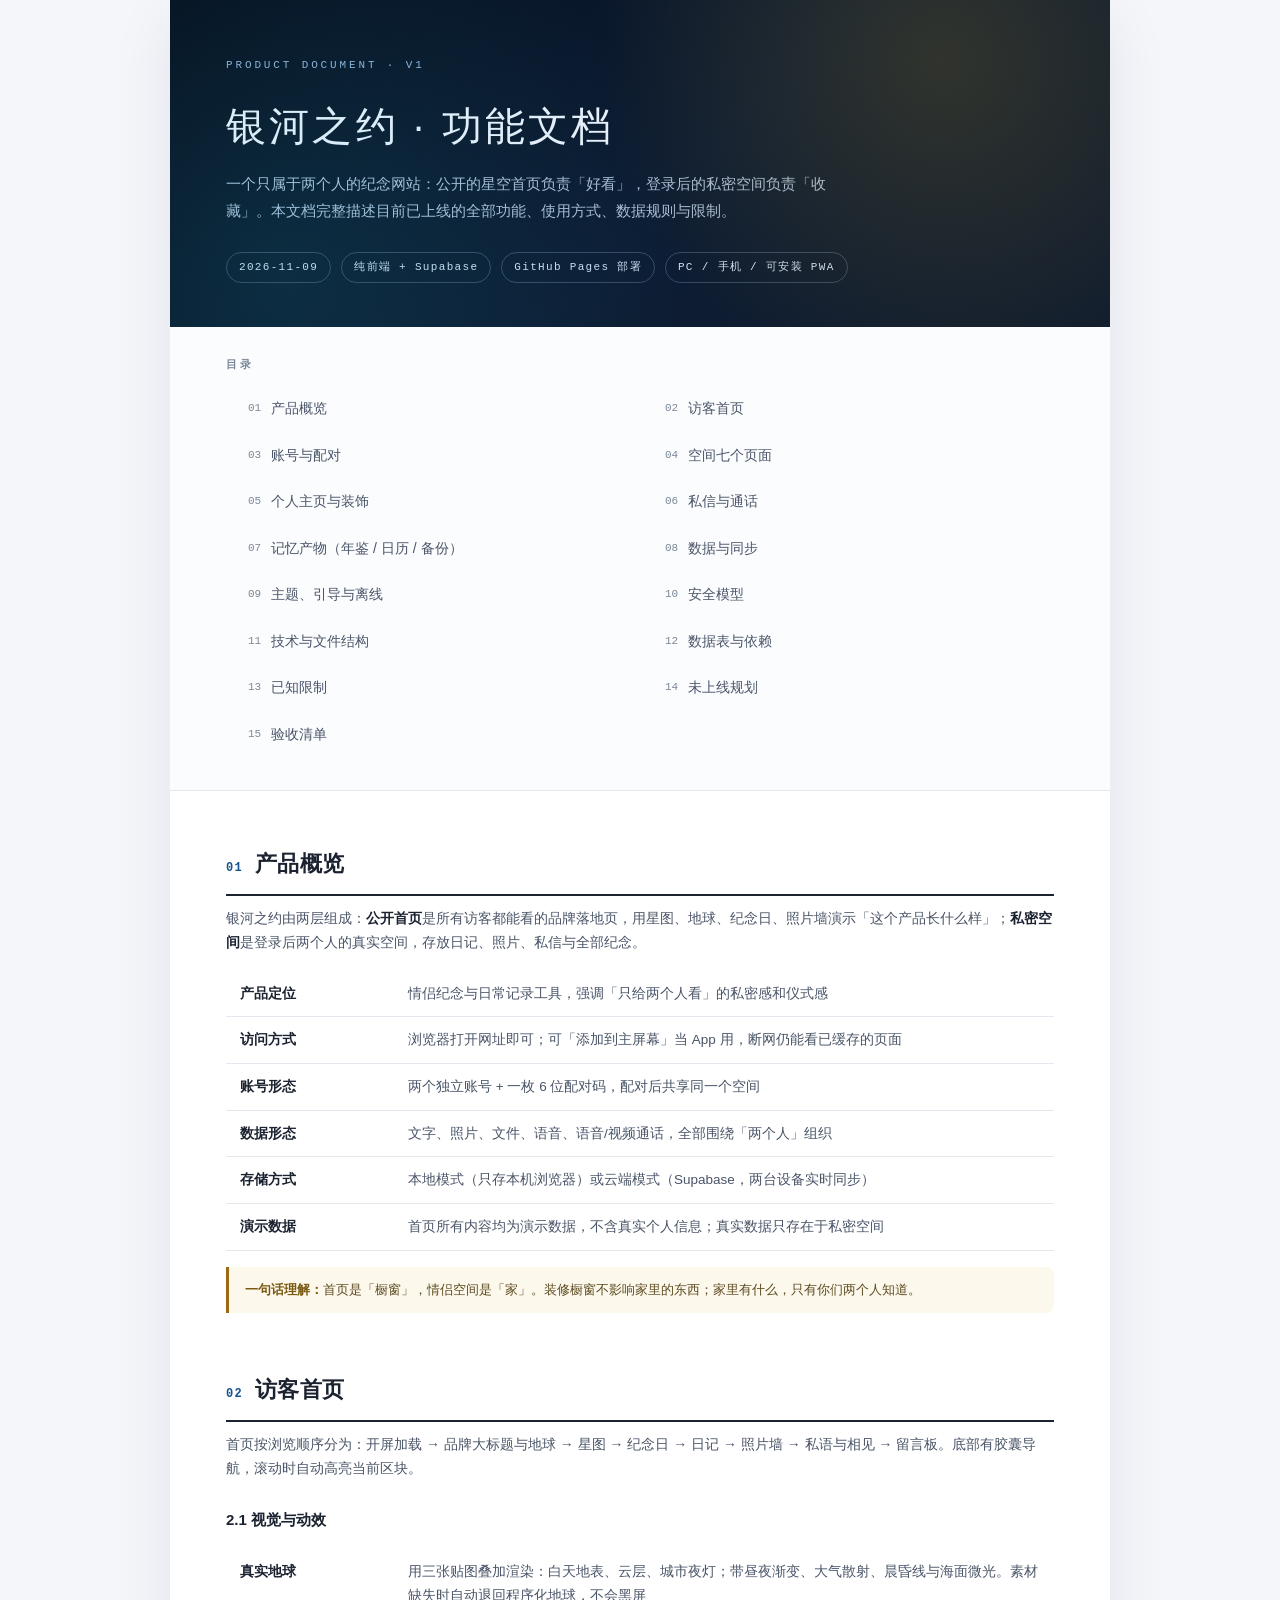
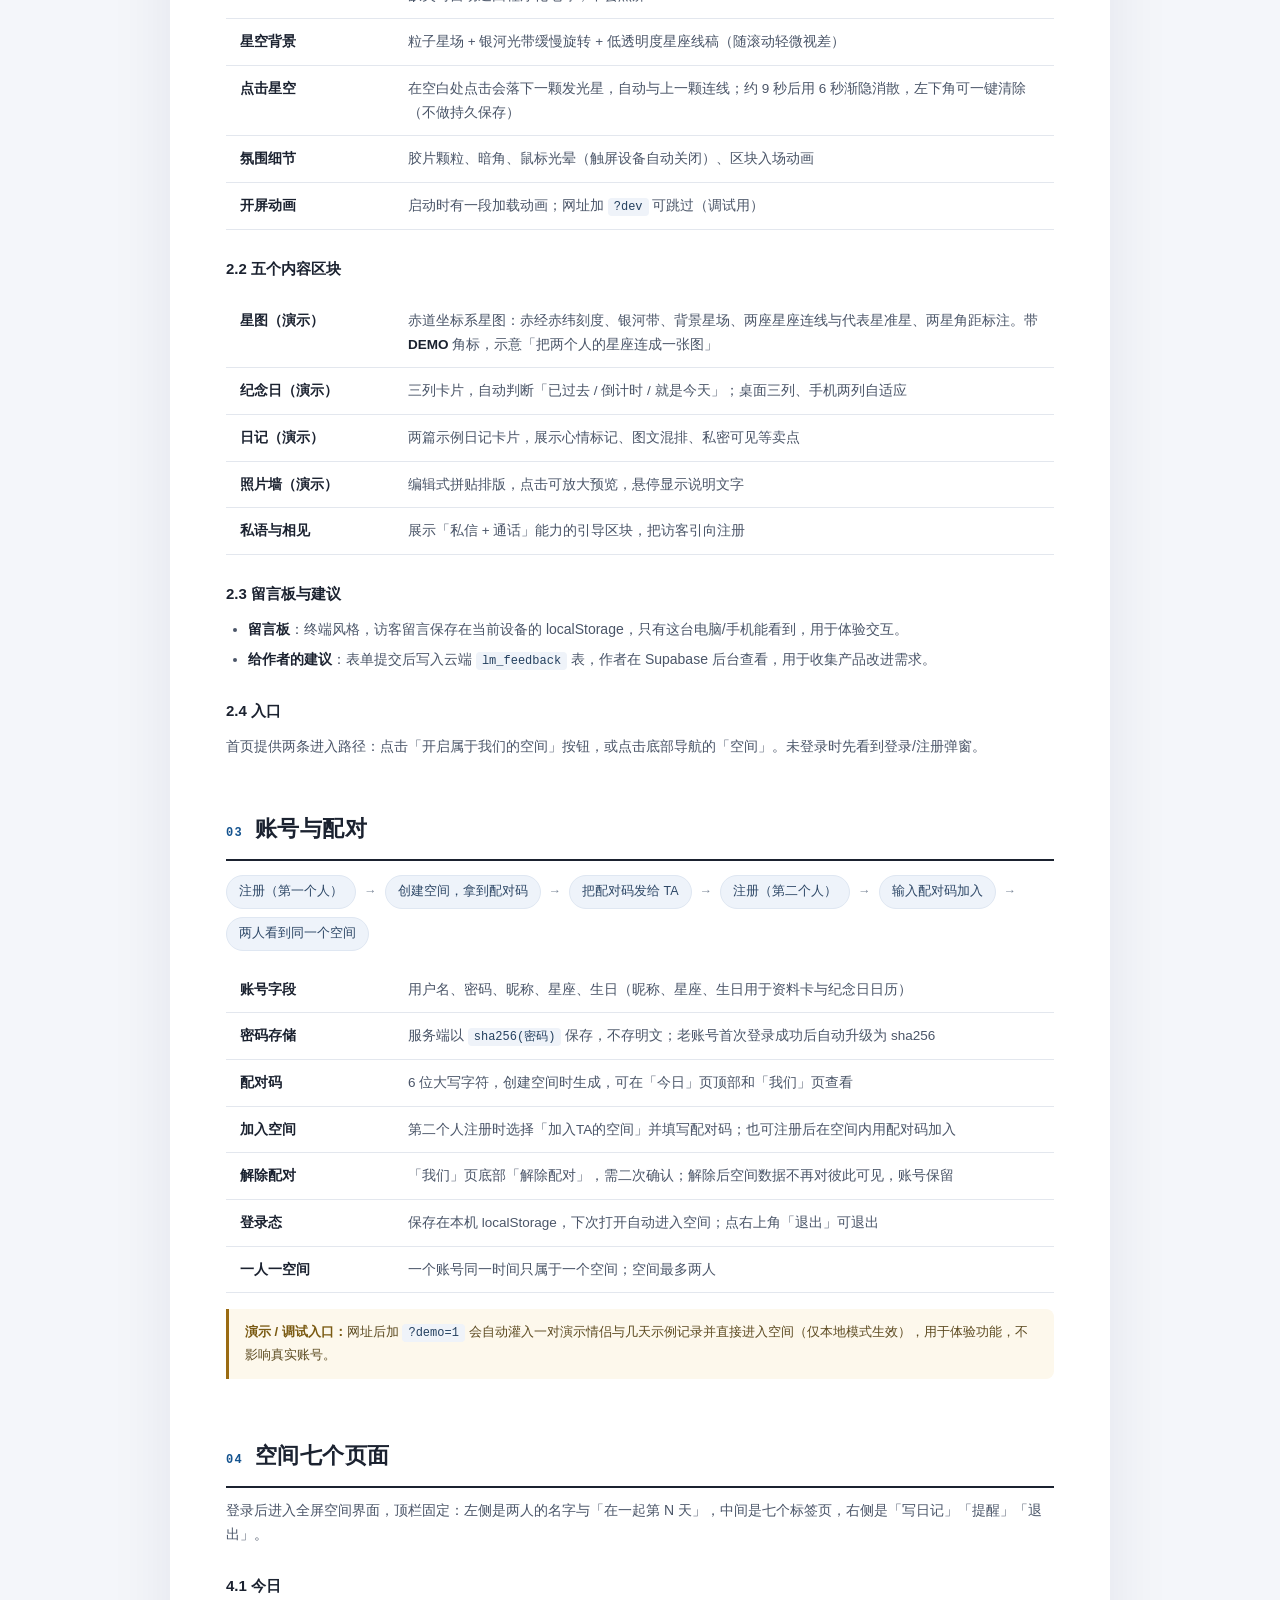
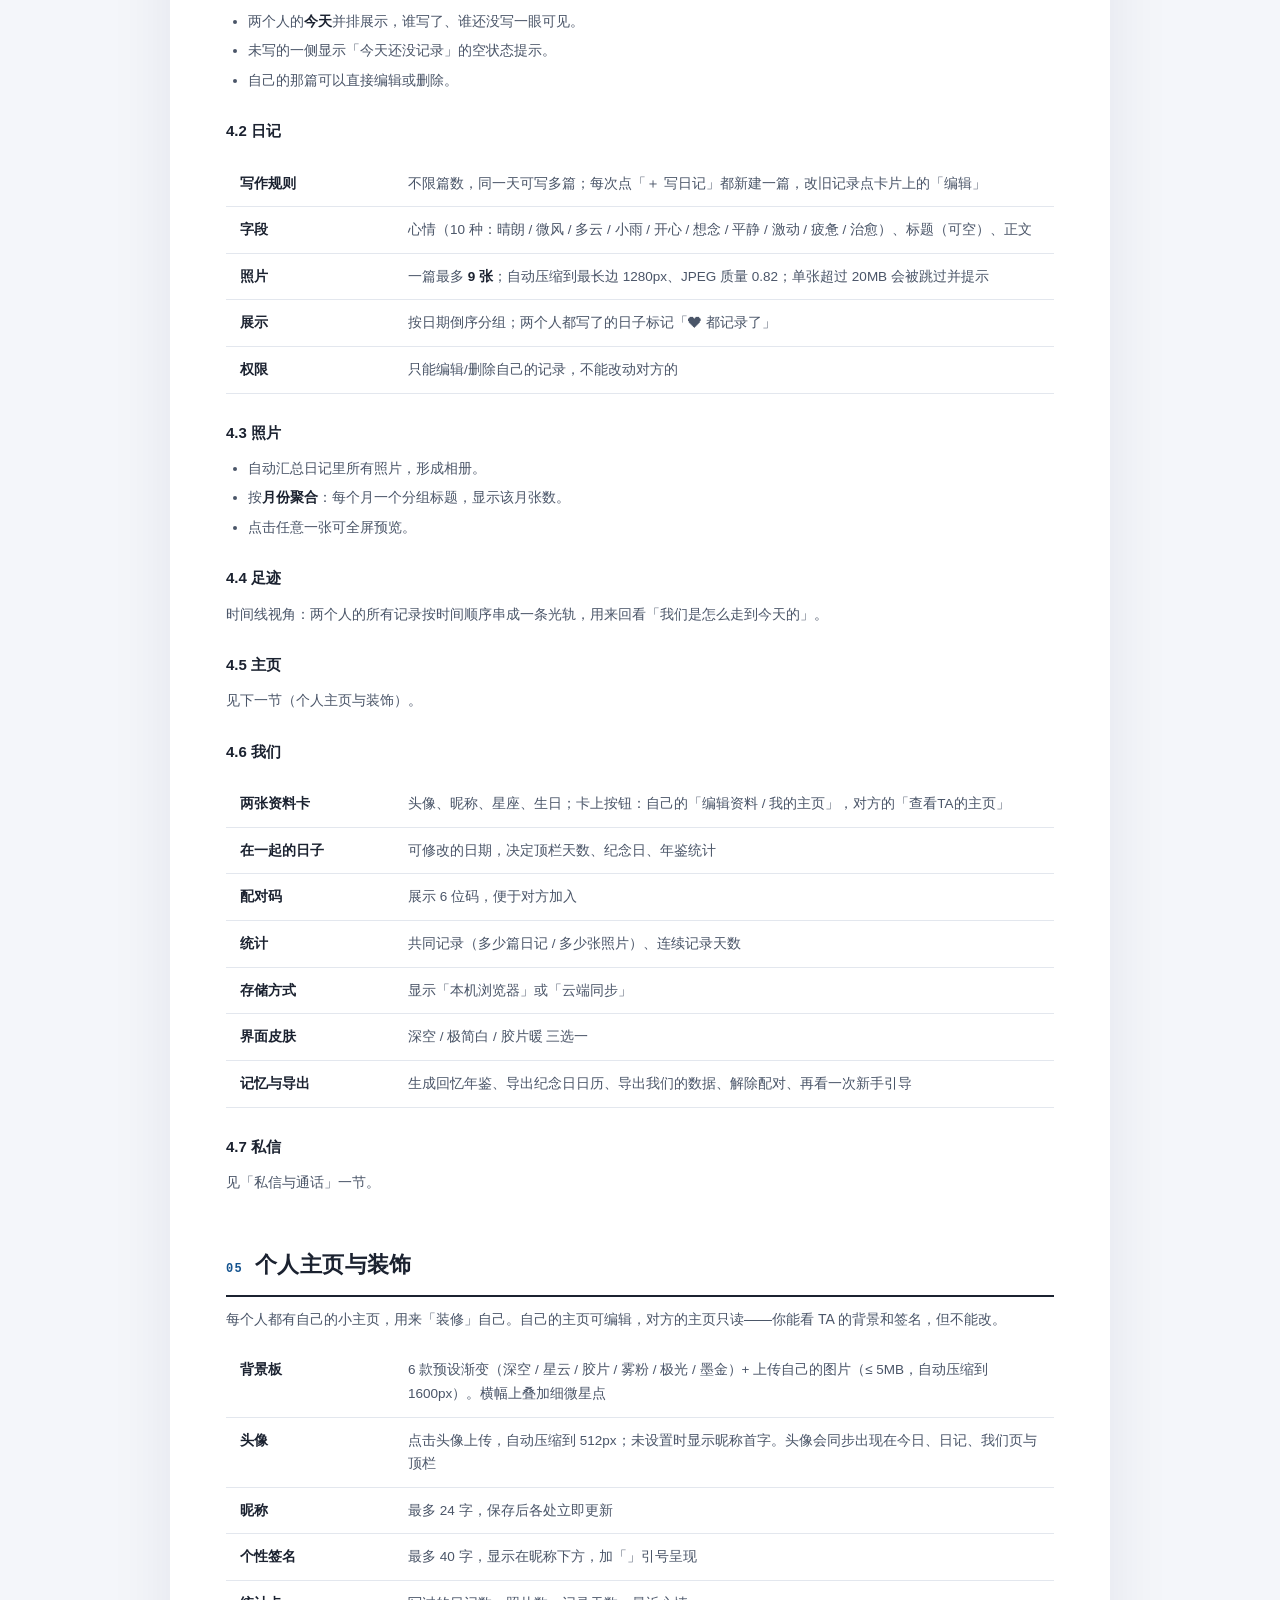
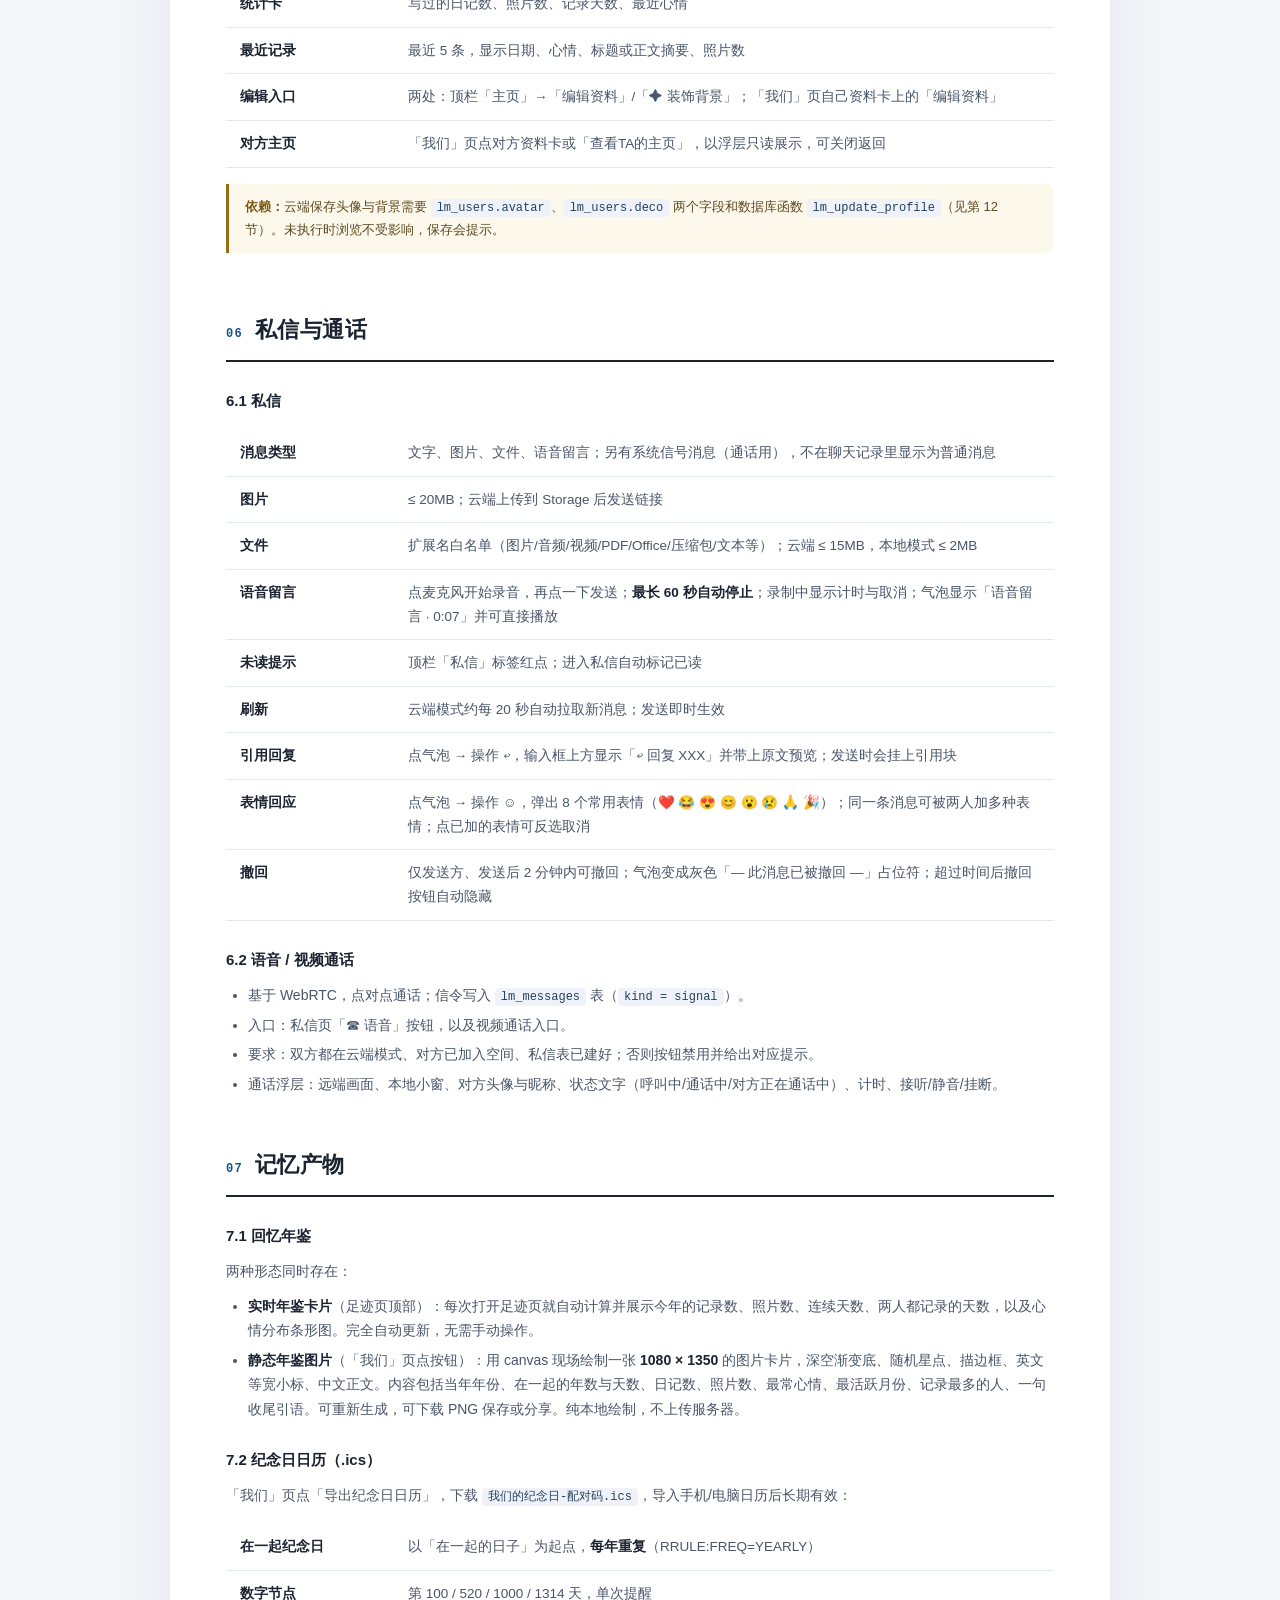
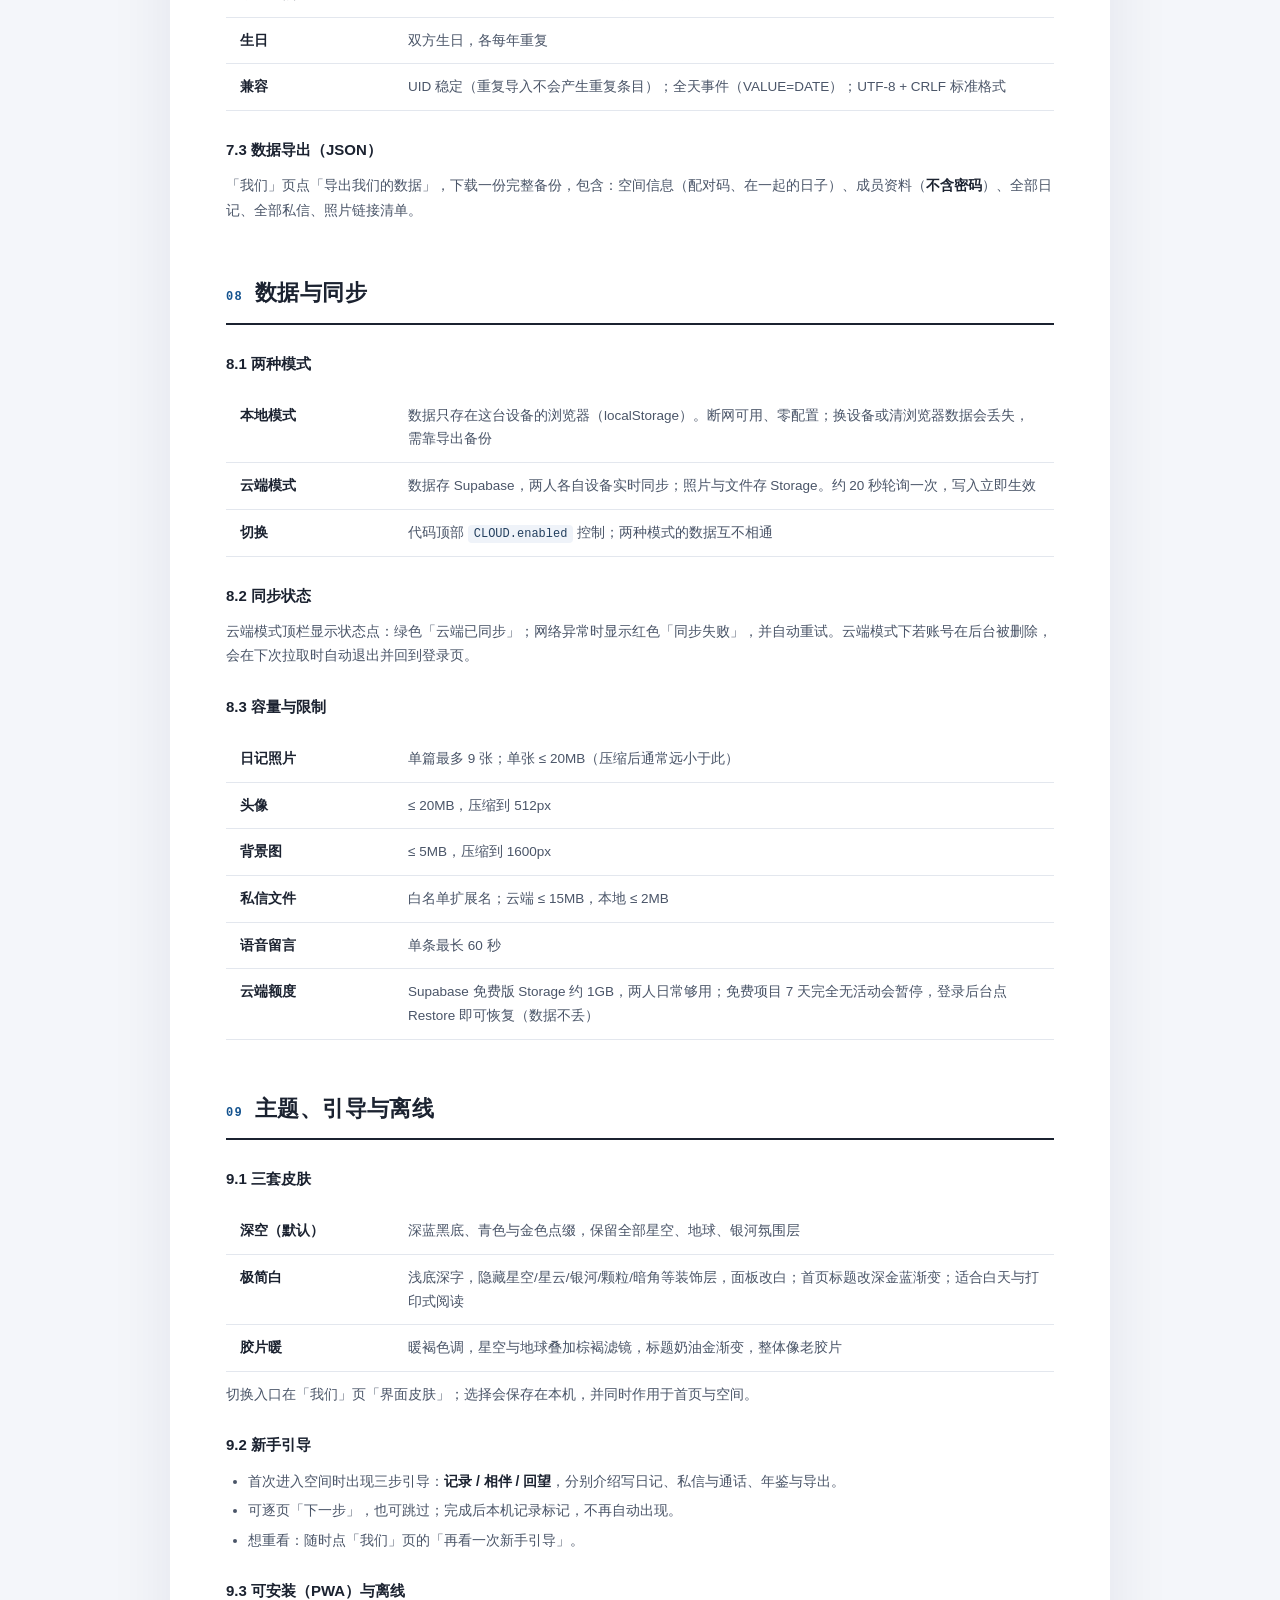
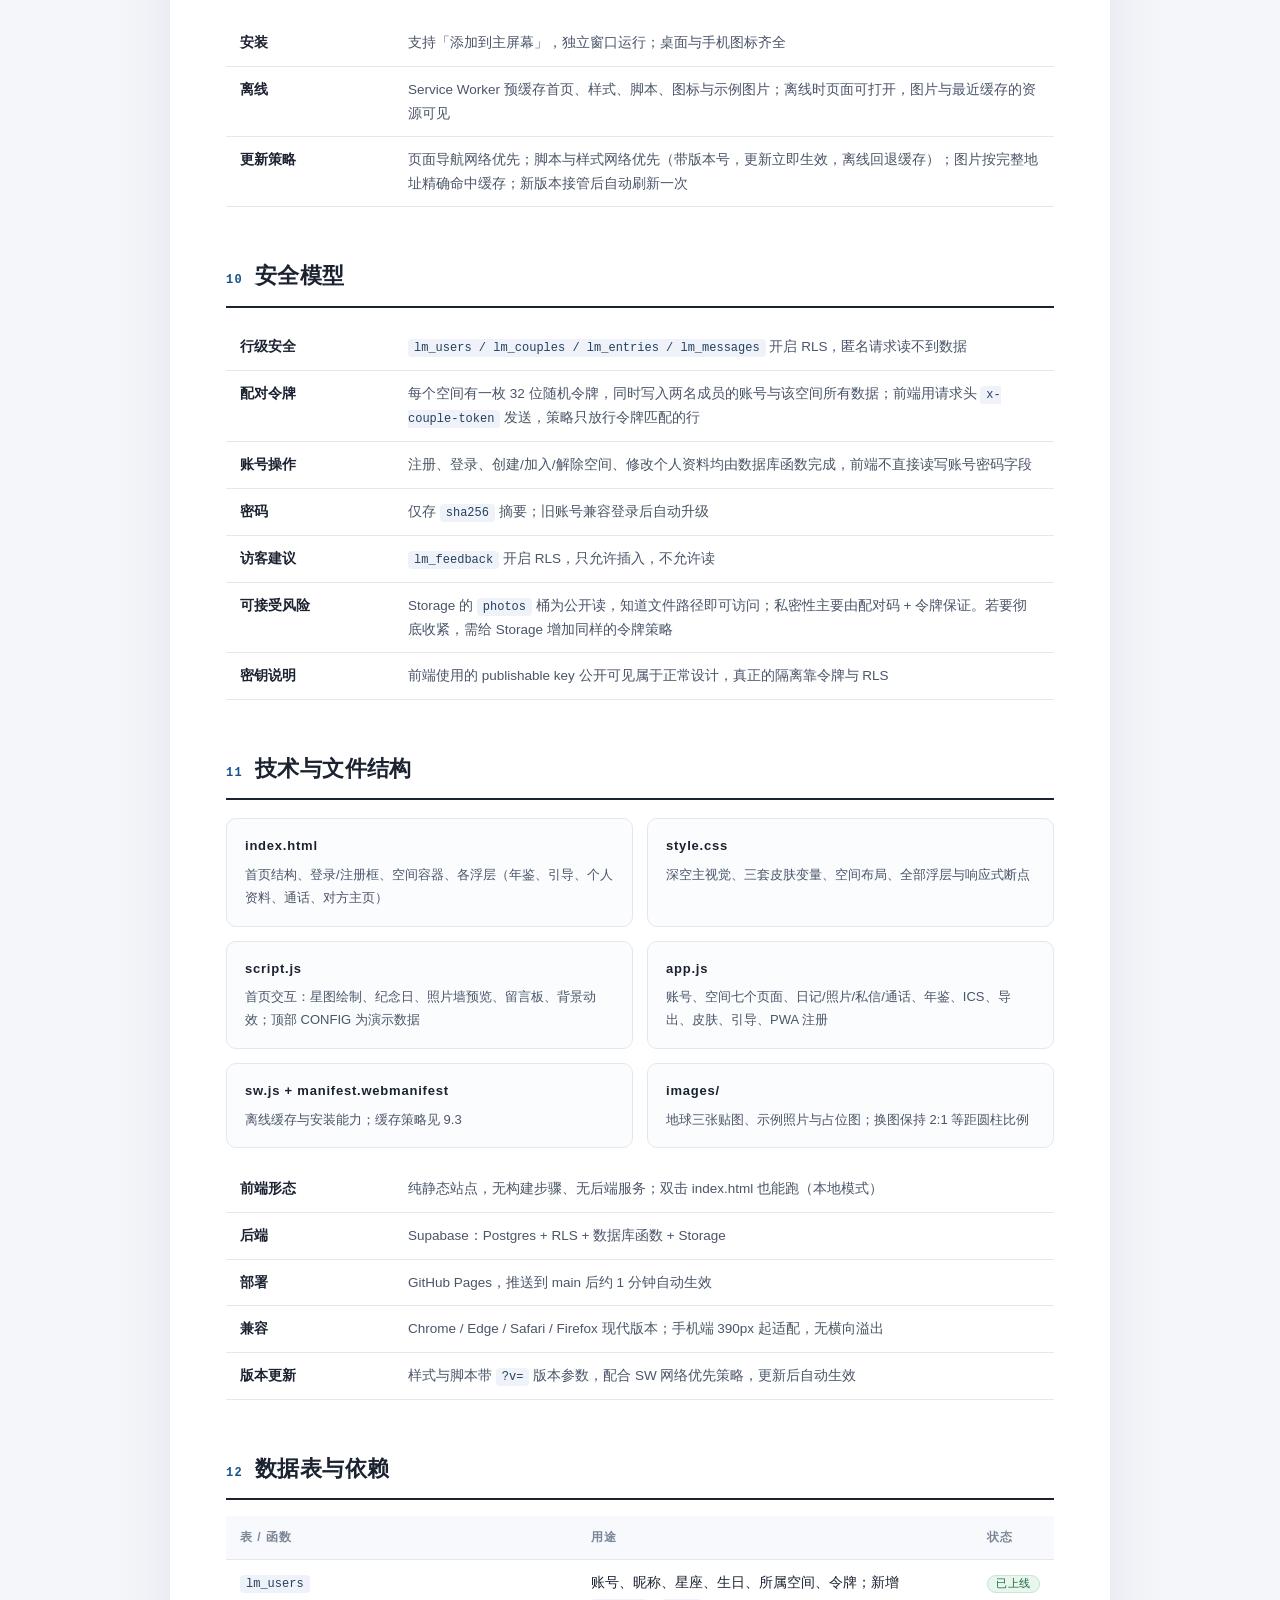
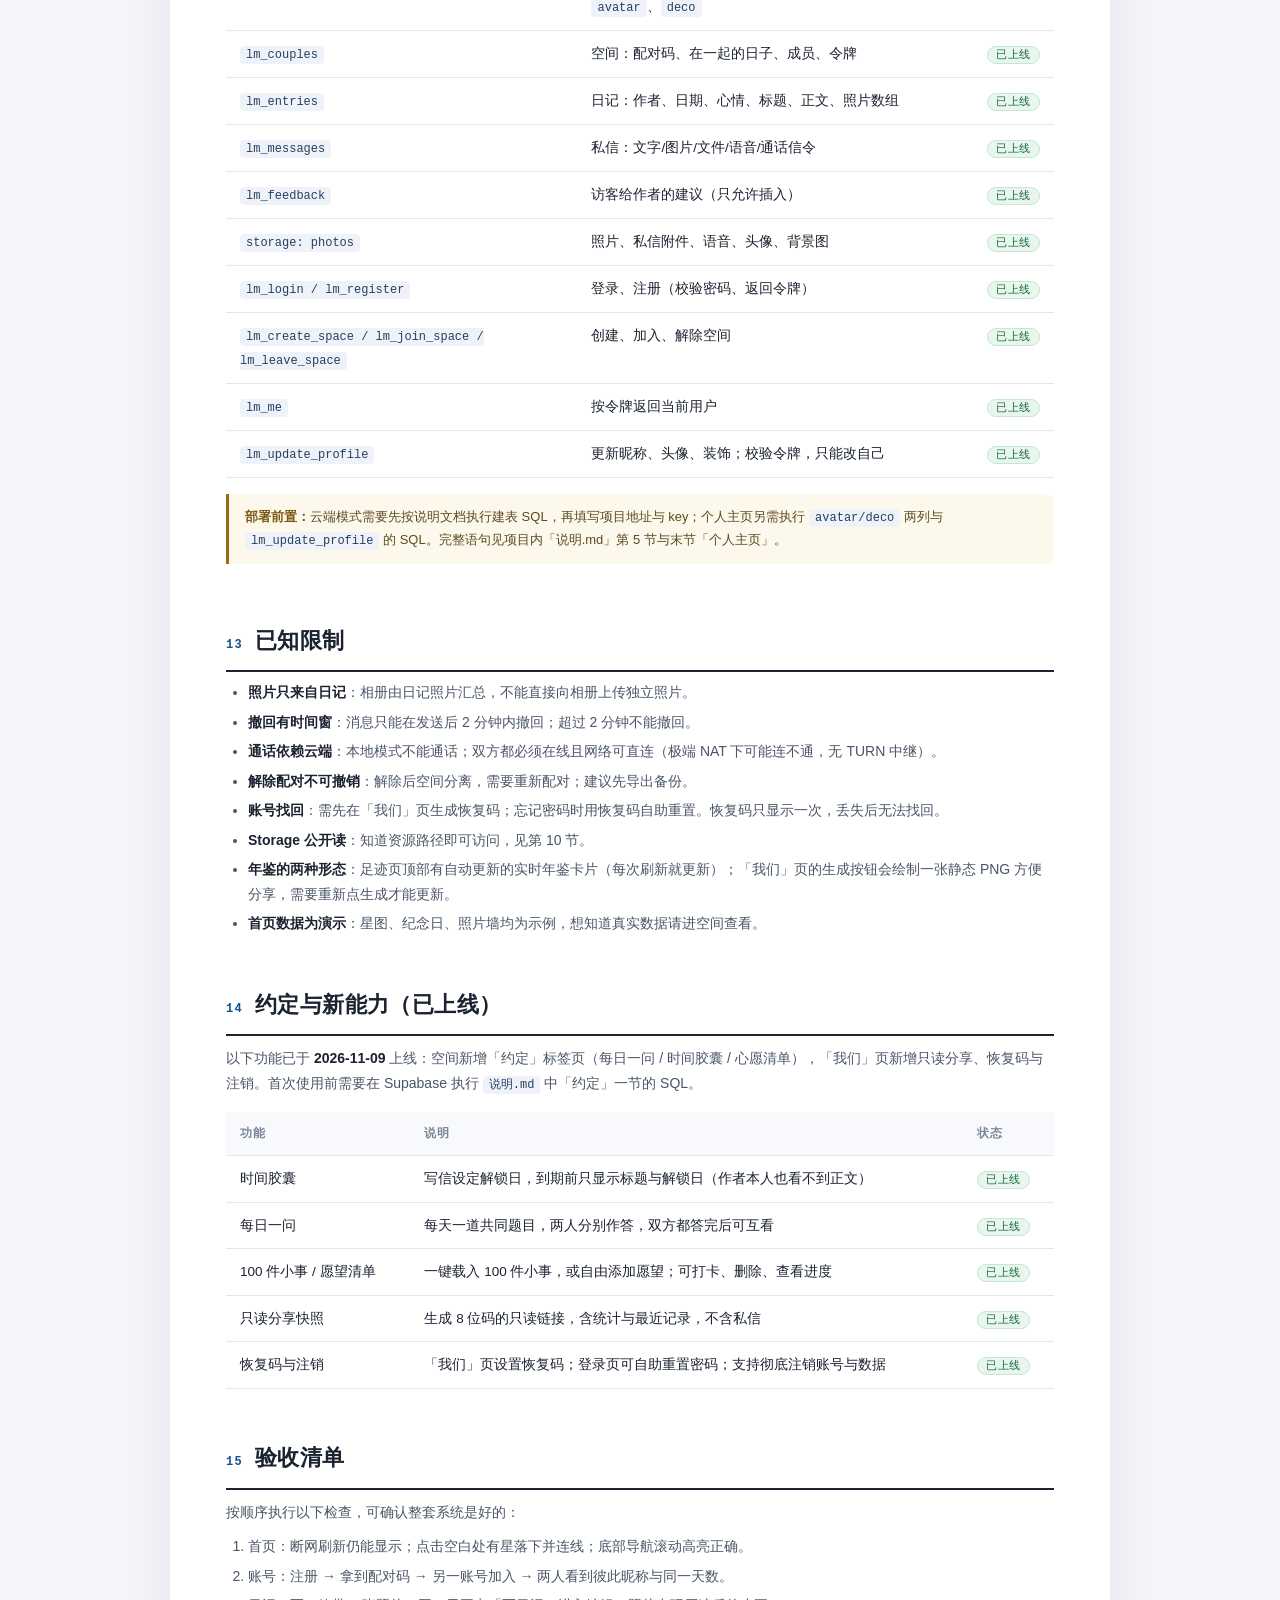
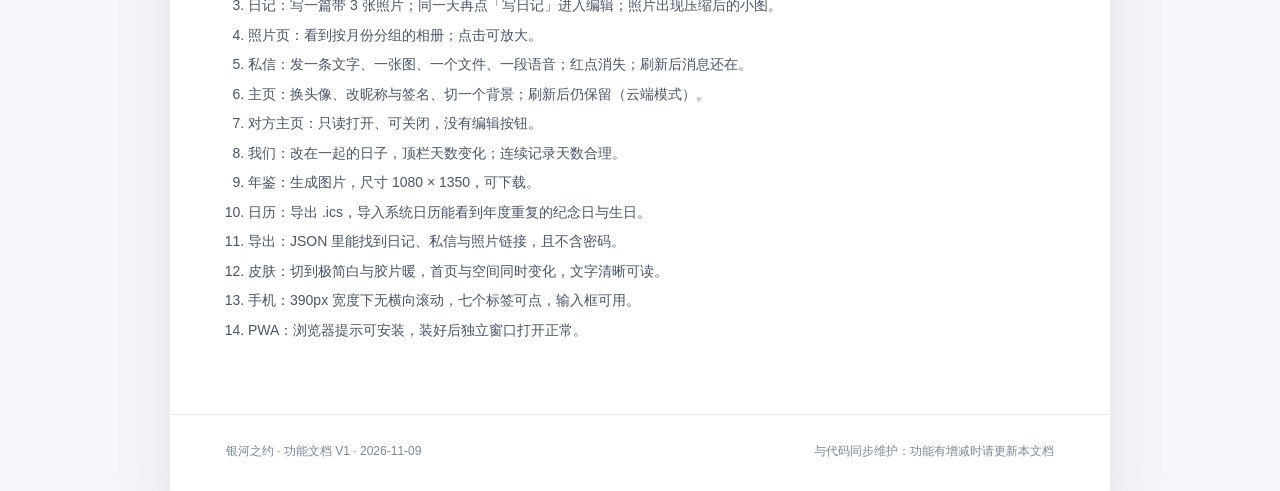
<file: 银河之约-功能文档.html>
<!DOCTYPE html>
<html lang="zh-CN">
<head>
<meta charset="utf-8" />
<meta name="viewport" content="width=device-width, initial-scale=1" />
<title>银河之约 · 功能文档</title>
<style>
  :root {
    --ink: #1b2230;
    --ink-2: #4a5568;
    --ink-3: #7b8798;
    --line: #e3e7ee;
    --paper: #ffffff;
    --bg: #f4f6fa;
    --accent: #14538f;
    --accent-2: #0d7d8c;
    --gold: #9a6b12;
    --chip: #eef3fa;
    --sans: -apple-system, BlinkMacSystemFont, "Segoe UI", "PingFang SC", "Microsoft YaHei", "Helvetica Neue", Arial, sans-serif;
    --mono: "SF Mono", Consolas, "JetBrains Mono", monospace;
  }
  * { box-sizing: border-box; margin: 0; padding: 0; }
  body { background: var(--bg); color: var(--ink); font-family: var(--sans); line-height: 1.75; -webkit-font-smoothing: antialiased; }
  .page { max-width: 940px; margin: 0 auto; background: var(--paper); box-shadow: 0 20px 60px rgba(20, 30, 60, .08); }

  header.cover { padding: 56px 56px 44px; background: linear-gradient(135deg, #06101f 0%, #0c1c33 55%, #101c2e 100%); color: #e8effa; position: relative; overflow: hidden; }
  header.cover::after { content: ""; position: absolute; inset: 0; background:
    radial-gradient(circle at 82% 18%, rgba(212,160,23,.18), transparent 42%),
    radial-gradient(circle at 12% 84%, rgba(34,211,238,.12), transparent 46%); pointer-events: none; }
  .cover-tag { font-family: var(--mono); font-size: 11px; letter-spacing: .26em; color: #8fb3d9; }
  header.cover h1 { font-size: 40px; font-weight: 300; letter-spacing: .08em; margin: 16px 0 10px; }
  .cover-sub { color: #a9bdd6; font-size: 15px; max-width: 640px; }
  .cover-meta { margin-top: 28px; display: flex; flex-wrap: wrap; gap: 10px; font-family: var(--mono); font-size: 11px; letter-spacing: .12em; }
  .cover-meta span { border: 1px solid rgba(160, 190, 225, .28); color: #cfe0f2; padding: 5px 12px; border-radius: 100px; }

  nav.toc { padding: 28px 56px; border-bottom: 1px solid var(--line); background: #fbfcfe; }
  nav.toc b { display: block; font-size: 11px; letter-spacing: .24em; color: var(--ink-3); margin-bottom: 14px; }
  nav.toc ol { list-style: none; display: grid; grid-template-columns: repeat(2, minmax(0, 1fr)); gap: 6px 28px; }
  nav.toc a { color: var(--ink-2); text-decoration: none; font-size: 14px; display: flex; gap: 10px; padding: 3px 0; }
  nav.toc a span { font-family: var(--mono); font-size: 11px; color: var(--ink-3); padding-top: 3px; }
  nav.toc a:hover { color: var(--accent); }

  main { padding: 12px 56px 64px; }
  section { padding-top: 42px; }
  h2 { font-size: 22px; font-weight: 600; letter-spacing: .02em; padding-bottom: 10px; border-bottom: 2px solid var(--ink); display: flex; align-items: baseline; gap: 12px; }
  h2 .no { font-family: var(--mono); font-size: 12px; color: var(--accent); letter-spacing: .1em; }
  h3 { font-size: 15px; font-weight: 600; margin: 26px 0 10px; color: var(--ink); }
  p, li { font-size: 14px; color: var(--ink-2); }
  p { margin: 10px 0; }
  ul, ol { padding-left: 22px; margin: 8px 0; }
  li { margin: 5px 0; }
  strong { color: var(--ink); font-weight: 600; }
  code { font-family: var(--mono); font-size: 12px; background: #eff3f9; padding: 2px 6px; border-radius: 4px; color: #24405f; }
  .note { border-left: 3px solid var(--gold); background: #fdf8ec; padding: 12px 16px; border-radius: 0 8px 8px 0; margin: 16px 0; font-size: 13px; color: #5c4a20; }
  .note b { color: #7a5a12; }

  table { width: 100%; border-collapse: collapse; margin: 16px 0 8px; font-size: 13.5px; }
  th, td { text-align: left; padding: 11px 14px; border-bottom: 1px solid var(--line); vertical-align: top; }
  th { background: #f7f9fc; font-size: 12px; letter-spacing: .08em; color: var(--ink-3); font-weight: 600; }
  td.k { width: 168px; color: var(--ink); font-weight: 600; }
  td.v { color: var(--ink-2); }
  tr:last-child td { border-bottom: 1px solid var(--line); }

  .cards { display: grid; grid-template-columns: repeat(2, minmax(0, 1fr)); gap: 14px; margin: 18px 0; }
  .card { border: 1px solid var(--line); border-radius: 10px; padding: 16px 18px; background: #fbfcfe; }
  .card h4 { font-size: 13px; letter-spacing: .06em; margin-bottom: 6px; color: var(--ink); }
  .card p { margin: 0; font-size: 13px; }

  .flow { display: flex; flex-wrap: wrap; gap: 8px; align-items: center; margin: 14px 0; font-size: 12.5px; }
  .flow i { font-style: normal; background: var(--chip); border: 1px solid #dfe7f2; color: #2d4766; padding: 5px 12px; border-radius: 100px; }
  .flow em { font-style: normal; color: var(--ink-3); }

  .status { font-family: var(--mono); font-size: 11px; padding: 2px 8px; border-radius: 100px; letter-spacing: .05em; white-space: nowrap; }
  .s-on { background: #e8f6ee; color: #1a6b3c; border: 1px solid #c7e7d4; }
  .s-plan { background: #fdf1e3; color: #8a5410; border: 1px solid #f0dcc2; }

  footer { padding: 26px 56px 40px; border-top: 1px solid var(--line); color: var(--ink-3); font-size: 12px; display: flex; justify-content: space-between; flex-wrap: wrap; gap: 8px; }

  @media (max-width: 720px) {
    header.cover, nav.toc, main, footer { padding-left: 22px; padding-right: 22px; }
    header.cover h1 { font-size: 30px; }
    nav.toc ol { grid-template-columns: 1fr; }
    .cards { grid-template-columns: 1fr; }
    td.k { width: 108px; }
    th, td { padding: 9px 10px; }
  }
  @media print {
    body { background: #fff; }
    .page { box-shadow: none; max-width: none; }
    section { page-break-inside: avoid; }
    nav.toc { display: none; }
  }
</style>
</head>
<body>
<div class="page">

<header class="cover">
  <div class="cover-tag">PRODUCT DOCUMENT · V1</div>
  <h1>银河之约 · 功能文档</h1>
  <p class="cover-sub">一个只属于两个人的纪念网站：公开的星空首页负责「好看」，登录后的私密空间负责「收藏」。本文档完整描述目前已上线的全部功能、使用方式、数据规则与限制。</p>
  <div class="cover-meta">
    <span>2026-11-09</span>
    <span>纯前端 + Supabase</span>
    <span>GitHub Pages 部署</span>
    <span>PC / 手机 / 可安装 PWA</span>
  </div>
</header>

<nav class="toc">
  <b>目录</b>
  <ol>
    <li><a href="#a1"><span>01</span>产品概览</a></li>
    <li><a href="#a2"><span>02</span>访客首页</a></li>
    <li><a href="#a3"><span>03</span>账号与配对</a></li>
    <li><a href="#a4"><span>04</span>空间七个页面</a></li>
    <li><a href="#a5"><span>05</span>个人主页与装饰</a></li>
    <li><a href="#a6"><span>06</span>私信与通话</a></li>
    <li><a href="#a7"><span>07</span>记忆产物（年鉴 / 日历 / 备份）</a></li>
    <li><a href="#a8"><span>08</span>数据与同步</a></li>
    <li><a href="#a9"><span>09</span>主题、引导与离线</a></li>
    <li><a href="#a10"><span>10</span>安全模型</a></li>
    <li><a href="#a11"><span>11</span>技术与文件结构</a></li>
    <li><a href="#a12"><span>12</span>数据表与依赖</a></li>
    <li><a href="#a13"><span>13</span>已知限制</a></li>
    <li><a href="#a14"><span>14</span>未上线规划</a></li>
    <li><a href="#a15"><span>15</span>验收清单</a></li>
  </ol>
</nav>

<main>

<section id="a1">
  <h2><span class="no">01</span>产品概览</h2>

  <p>银河之约由两层组成：<strong>公开首页</strong>是所有访客都能看的品牌落地页，用星图、地球、纪念日、照片墙演示「这个产品长什么样」；<strong>私密空间</strong>是登录后两个人的真实空间，存放日记、照片、私信与全部纪念。</p>

  <table>
    <tr><td class="k">产品定位</td><td class="v">情侣纪念与日常记录工具，强调「只给两个人看」的私密感和仪式感</td></tr>
    <tr><td class="k">访问方式</td><td class="v">浏览器打开网址即可；可「添加到主屏幕」当 App 用，断网仍能看已缓存的页面</td></tr>
    <tr><td class="k">账号形态</td><td class="v">两个独立账号 + 一枚 6 位配对码，配对后共享同一个空间</td></tr>
    <tr><td class="k">数据形态</td><td class="v">文字、照片、文件、语音、语音/视频通话，全部围绕「两个人」组织</td></tr>
    <tr><td class="k">存储方式</td><td class="v">本地模式（只存本机浏览器）或云端模式（Supabase，两台设备实时同步）</td></tr>
    <tr><td class="k">演示数据</td><td class="v">首页所有内容均为演示数据，不含真实个人信息；真实数据只存在于私密空间</td></tr>
  </table>

  <div class="note"><b>一句话理解：</b>首页是「橱窗」，情侣空间是「家」。装修橱窗不影响家里的东西；家里有什么，只有你们两个人知道。</div>
</section>

<section id="a2">
  <h2><span class="no">02</span>访客首页</h2>

  <p>首页按浏览顺序分为：开屏加载 → 品牌大标题与地球 → 星图 → 纪念日 → 日记 → 照片墙 → 私语与相见 → 留言板。底部有胶囊导航，滚动时自动高亮当前区块。</p>

  <h3>2.1 视觉与动效</h3>
  <table>
    <tr><td class="k">真实地球</td><td class="v">用三张贴图叠加渲染：白天地表、云层、城市夜灯；带昼夜渐变、大气散射、晨昏线与海面微光。素材缺失时自动退回程序化地球，不会黑屏</td></tr>
    <tr><td class="k">星空背景</td><td class="v">粒子星场 + 银河光带缓慢旋转 + 低透明度星座线稿（随滚动轻微视差）</td></tr>
    <tr><td class="k">点击星空</td><td class="v">在空白处点击会落下一颗发光星，自动与上一颗连线；约 9 秒后用 6 秒渐隐消散，左下角可一键清除（不做持久保存）</td></tr>
    <tr><td class="k">氛围细节</td><td class="v">胶片颗粒、暗角、鼠标光晕（触屏设备自动关闭）、区块入场动画</td></tr>
    <tr><td class="k">开屏动画</td><td class="v">启动时有一段加载动画；网址加 <code>?dev</code> 可跳过（调试用）</td></tr>
  </table>

  <h3>2.2 五个内容区块</h3>
  <table>
    <tr><td class="k">星图（演示）</td><td class="v">赤道坐标系星图：赤经赤纬刻度、银河带、背景星场、两座星座连线与代表星准星、两星角距标注。带 <strong>DEMO</strong> 角标，示意「把两个人的星座连成一张图」</td></tr>
    <tr><td class="k">纪念日（演示）</td><td class="v">三列卡片，自动判断「已过去 / 倒计时 / 就是今天」；桌面三列、手机两列自适应</td></tr>
    <tr><td class="k">日记（演示）</td><td class="v">两篇示例日记卡片，展示心情标记、图文混排、私密可见等卖点</td></tr>
    <tr><td class="k">照片墙（演示）</td><td class="v">编辑式拼贴排版，点击可放大预览，悬停显示说明文字</td></tr>
    <tr><td class="k">私语与相见</td><td class="v">展示「私信 + 通话」能力的引导区块，把访客引向注册</td></tr>
  </table>

  <h3>2.3 留言板与建议</h3>
  <ul>
    <li><strong>留言板</strong>：终端风格，访客留言保存在当前设备的 localStorage，只有这台电脑/手机能看到，用于体验交互。</li>
    <li><strong>给作者的建议</strong>：表单提交后写入云端 <code>lm_feedback</code> 表，作者在 Supabase 后台查看，用于收集产品改进需求。</li>
  </ul>

  <h3>2.4 入口</h3>
  <p>首页提供两条进入路径：点击「开启属于我们的空间」按钮，或点击底部导航的「空间」。未登录时先看到登录/注册弹窗。</p>
</section>

<section id="a3">
  <h2><span class="no">03</span>账号与配对</h2>

  <div class="flow"><i>注册（第一个人）</i><em>→</em><i>创建空间，拿到配对码</i><em>→</em><i>把配对码发给 TA</i><em>→</em><i>注册（第二个人）</i><em>→</em><i>输入配对码加入</i><em>→</em><i>两人看到同一个空间</i></div>

  <table>
    <tr><td class="k">账号字段</td><td class="v">用户名、密码、昵称、星座、生日（昵称、星座、生日用于资料卡与纪念日日历）</td></tr>
    <tr><td class="k">密码存储</td><td class="v">服务端以 <code>sha256(密码)</code> 保存，不存明文；老账号首次登录成功后自动升级为 sha256</td></tr>
    <tr><td class="k">配对码</td><td class="v">6 位大写字符，创建空间时生成，可在「今日」页顶部和「我们」页查看</td></tr>
    <tr><td class="k">加入空间</td><td class="v">第二个人注册时选择「加入TA的空间」并填写配对码；也可注册后在空间内用配对码加入</td></tr>
    <tr><td class="k">解除配对</td><td class="v">「我们」页底部「解除配对」，需二次确认；解除后空间数据不再对彼此可见，账号保留</td></tr>
    <tr><td class="k">登录态</td><td class="v">保存在本机 localStorage，下次打开自动进入空间；点右上角「退出」可退出</td></tr>
    <tr><td class="k">一人一空间</td><td class="v">一个账号同一时间只属于一个空间；空间最多两人</td></tr>
  </table>

  <div class="note"><b>演示 / 调试入口：</b>网址后加 <code>?demo=1</code> 会自动灌入一对演示情侣与几天示例记录并直接进入空间（仅本地模式生效），用于体验功能，不影响真实账号。</div>
</section>

<section id="a4">
  <h2><span class="no">04</span>空间七个页面</h2>

  <p>登录后进入全屏空间界面，顶栏固定：左侧是两人的名字与「在一起第 N 天」，中间是七个标签页，右侧是「写日记」「提醒」「退出」。</p>

  <h3>4.1 今日</h3>
  <ul>
    <li>两个人的<strong>今天</strong>并排展示，谁写了、谁还没写一眼可见。</li>
    <li>未写的一侧显示「今天还没记录」的空状态提示。</li>
    <li>自己的那篇可以直接编辑或删除。</li>
  </ul>

  <h3>4.2 日记</h3>
  <table>
    <tr><td class="k">写作规则</td><td class="v">不限篇数，同一天可写多篇；每次点「＋ 写日记」都新建一篇，改旧记录点卡片上的「编辑」</td></tr>
    <tr><td class="k">字段</td><td class="v">心情（10 种：晴朗 / 微风 / 多云 / 小雨 / 开心 / 想念 / 平静 / 激动 / 疲惫 / 治愈）、标题（可空）、正文</td></tr>
    <tr><td class="k">照片</td><td class="v">一篇最多 <strong>9 张</strong>；自动压缩到最长边 1280px、JPEG 质量 0.82；单张超过 20MB 会被跳过并提示</td></tr>
    <tr><td class="k">展示</td><td class="v">按日期倒序分组；两个人都写了的日子标记「❤ 都记录了」</td></tr>
    <tr><td class="k">权限</td><td class="v">只能编辑/删除自己的记录，不能改动对方的</td></tr>
  </table>

  <h3>4.3 照片</h3>
  <ul>
    <li>自动汇总日记里所有照片，形成相册。</li>
    <li>按<strong>月份聚合</strong>：每个月一个分组标题，显示该月张数。</li>
    <li>点击任意一张可全屏预览。</li>
  </ul>

  <h3>4.4 足迹</h3>
  <p>时间线视角：两个人的所有记录按时间顺序串成一条光轨，用来回看「我们是怎么走到今天的」。</p>

  <h3>4.5 主页</h3>
  <p>见下一节（个人主页与装饰）。</p>

  <h3>4.6 我们</h3>
  <table>
    <tr><td class="k">两张资料卡</td><td class="v">头像、昵称、星座、生日；卡上按钮：自己的「编辑资料 / 我的主页」，对方的「查看TA的主页」</td></tr>
    <tr><td class="k">在一起的日子</td><td class="v">可修改的日期，决定顶栏天数、纪念日、年鉴统计</td></tr>
    <tr><td class="k">配对码</td><td class="v">展示 6 位码，便于对方加入</td></tr>
    <tr><td class="k">统计</td><td class="v">共同记录（多少篇日记 / 多少张照片）、连续记录天数</td></tr>
    <tr><td class="k">存储方式</td><td class="v">显示「本机浏览器」或「云端同步」</td></tr>
    <tr><td class="k">界面皮肤</td><td class="v">深空 / 极简白 / 胶片暖 三选一</td></tr>
    <tr><td class="k">记忆与导出</td><td class="v">生成回忆年鉴、导出纪念日日历、导出我们的数据、解除配对、再看一次新手引导</td></tr>
  </table>

  <h3>4.7 私信</h3>
  <p>见「私信与通话」一节。</p>
</section>

<section id="a5">
  <h2><span class="no">05</span>个人主页与装饰</h2>

  <p>每个人都有自己的小主页，用来「装修」自己。自己的主页可编辑，对方的主页只读——你能看 TA 的背景和签名，但不能改。</p>

  <table>
    <tr><td class="k">背景板</td><td class="v">6 款预设渐变（深空 / 星云 / 胶片 / 雾粉 / 极光 / 墨金）+ 上传自己的图片（≤ 5MB，自动压缩到 1600px）。横幅上叠加细微星点</td></tr>
    <tr><td class="k">头像</td><td class="v">点击头像上传，自动压缩到 512px；未设置时显示昵称首字。头像会同步出现在今日、日记、我们页与顶栏</td></tr>
    <tr><td class="k">昵称</td><td class="v">最多 24 字，保存后各处立即更新</td></tr>
    <tr><td class="k">个性签名</td><td class="v">最多 40 字，显示在昵称下方，加「」引号呈现</td></tr>
    <tr><td class="k">统计卡</td><td class="v">写过的日记数、照片数、记录天数、最近心情</td></tr>
    <tr><td class="k">最近记录</td><td class="v">最近 5 条，显示日期、心情、标题或正文摘要、照片数</td></tr>
    <tr><td class="k">编辑入口</td><td class="v">两处：顶栏「主页」→「编辑资料」/「✦ 装饰背景」；「我们」页自己资料卡上的「编辑资料」</td></tr>
    <tr><td class="k">对方主页</td><td class="v">「我们」页点对方资料卡或「查看TA的主页」，以浮层只读展示，可关闭返回</td></tr>
  </table>

  <div class="note"><b>依赖：</b>云端保存头像与背景需要 <code>lm_users.avatar</code>、<code>lm_users.deco</code> 两个字段和数据库函数 <code>lm_update_profile</code>（见第 12 节）。未执行时浏览不受影响，保存会提示。</div>
</section>

<section id="a6">
  <h2><span class="no">06</span>私信与通话</h2>

  <h3>6.1 私信</h3>
  <table>
    <tr><td class="k">消息类型</td><td class="v">文字、图片、文件、语音留言；另有系统信号消息（通话用），不在聊天记录里显示为普通消息</td></tr>
    <tr><td class="k">图片</td><td class="v">≤ 20MB；云端上传到 Storage 后发送链接</td></tr>
    <tr><td class="k">文件</td><td class="v">扩展名白名单（图片/音频/视频/PDF/Office/压缩包/文本等）；云端 ≤ 15MB，本地模式 ≤ 2MB</td></tr>
    <tr><td class="k">语音留言</td><td class="v">点麦克风开始录音，再点一下发送；<strong>最长 60 秒自动停止</strong>；录制中显示计时与取消；气泡显示「语音留言 · 0:07」并可直接播放</td></tr>
    <tr><td class="k">未读提示</td><td class="v">顶栏「私信」标签红点；进入私信自动标记已读</td></tr>
    <tr><td class="k">刷新</td><td class="v">云端模式约每 20 秒自动拉取新消息；发送即时生效</td></tr>
    <tr><td class="k">引用回复</td><td class="v">点气泡 → 操作 ↩，输入框上方显示「↩ 回复 XXX」并带上原文预览；发送时会挂上引用块</td></tr>
    <tr><td class="k">表情回应</td><td class="v">点气泡 → 操作 ☺，弹出 8 个常用表情（❤️ 😂 😍 😊 😮 😢 🙏 🎉）；同一条消息可被两人加多种表情；点已加的表情可反选取消</td></tr>
    <tr><td class="k">撤回</td><td class="v">仅发送方、发送后 2 分钟内可撤回；气泡变成灰色「— 此消息已被撤回 —」占位符；超过时间后撤回按钮自动隐藏</td></tr>
  </table>

  <h3>6.2 语音 / 视频通话</h3>
  <ul>
    <li>基于 WebRTC，点对点通话；信令写入 <code>lm_messages</code> 表（<code>kind = signal</code>）。</li>
    <li>入口：私信页「☎ 语音」按钮，以及视频通话入口。</li>
    <li>要求：双方都在云端模式、对方已加入空间、私信表已建好；否则按钮禁用并给出对应提示。</li>
    <li>通话浮层：远端画面、本地小窗、对方头像与昵称、状态文字（呼叫中/通话中/对方正在通话中）、计时、接听/静音/挂断。</li>
  </ul>
</section>

<section id="a7">
  <h2><span class="no">07</span>记忆产物</h2>

  <h3>7.1 回忆年鉴</h3>
  <p>两种形态同时存在：</p>
  <ul>
    <li><strong>实时年鉴卡片</strong>（足迹页顶部）：每次打开足迹页就自动计算并展示今年的记录数、照片数、连续天数、两人都记录的天数，以及心情分布条形图。完全自动更新，无需手动操作。</li>
    <li><strong>静态年鉴图片</strong>（「我们」页点按钮）：用 canvas 现场绘制一张 <strong>1080 × 1350</strong> 的图片卡片，深空渐变底、随机星点、描边框、英文等宽小标、中文正文。内容包括当年年份、在一起的年数与天数、日记数、照片数、最常心情、最活跃月份、记录最多的人、一句收尾引语。可重新生成，可下载 PNG 保存或分享。纯本地绘制，不上传服务器。</li>
  </ul>

  <h3>7.2 纪念日日历（.ics）</h3>
  <p>「我们」页点「导出纪念日日历」，下载 <code>我们的纪念日-配对码.ics</code>，导入手机/电脑日历后长期有效：</p>
  <table>
    <tr><td class="k">在一起纪念日</td><td class="v">以「在一起的日子」为起点，<strong>每年重复</strong>（RRULE:FREQ=YEARLY）</td></tr>
    <tr><td class="k">数字节点</td><td class="v">第 100 / 520 / 1000 / 1314 天，单次提醒</td></tr>
    <tr><td class="k">生日</td><td class="v">双方生日，各每年重复</td></tr>
    <tr><td class="k">兼容</td><td class="v">UID 稳定（重复导入不会产生重复条目）；全天事件（VALUE=DATE）；UTF-8 + CRLF 标准格式</td></tr>
  </table>

  <h3>7.3 数据导出（JSON）</h3>
  <p>「我们」页点「导出我们的数据」，下载一份完整备份，包含：空间信息（配对码、在一起的日子）、成员资料（<strong>不含密码</strong>）、全部日记、全部私信、照片链接清单。</p>
</section>

<section id="a8">
  <h2><span class="no">08</span>数据与同步</h2>

  <h3>8.1 两种模式</h3>
  <table>
    <tr><td class="k">本地模式</td><td class="v">数据只存在这台设备的浏览器（localStorage）。断网可用、零配置；换设备或清浏览器数据会丢失，需靠导出备份</td></tr>
    <tr><td class="k">云端模式</td><td class="v">数据存 Supabase，两人各自设备实时同步；照片与文件存 Storage。约 20 秒轮询一次，写入立即生效</td></tr>
    <tr><td class="k">切换</td><td class="v">代码顶部 <code>CLOUD.enabled</code> 控制；两种模式的数据互不相通</td></tr>
  </table>

  <h3>8.2 同步状态</h3>
  <p>云端模式顶栏显示状态点：绿色「云端已同步」；网络异常时显示红色「同步失败」，并自动重试。云端模式下若账号在后台被删除，会在下次拉取时自动退出并回到登录页。</p>

  <h3>8.3 容量与限制</h3>
  <table>
    <tr><td class="k">日记照片</td><td class="v">单篇最多 9 张；单张 ≤ 20MB（压缩后通常远小于此）</td></tr>
    <tr><td class="k">头像</td><td class="v">≤ 20MB，压缩到 512px</td></tr>
    <tr><td class="k">背景图</td><td class="v">≤ 5MB，压缩到 1600px</td></tr>
    <tr><td class="k">私信文件</td><td class="v">白名单扩展名；云端 ≤ 15MB，本地 ≤ 2MB</td></tr>
    <tr><td class="k">语音留言</td><td class="v">单条最长 60 秒</td></tr>
    <tr><td class="k">云端额度</td><td class="v">Supabase 免费版 Storage 约 1GB，两人日常够用；免费项目 7 天完全无活动会暂停，登录后台点 Restore 即可恢复（数据不丢）</td></tr>
  </table>
</section>

<section id="a9">
  <h2><span class="no">09</span>主题、引导与离线</h2>

  <h3>9.1 三套皮肤</h3>
  <table>
    <tr><td class="k">深空（默认）</td><td class="v">深蓝黑底、青色与金色点缀，保留全部星空、地球、银河氛围层</td></tr>
    <tr><td class="k">极简白</td><td class="v">浅底深字，隐藏星空/星云/银河/颗粒/暗角等装饰层，面板改白；首页标题改深金蓝渐变；适合白天与打印式阅读</td></tr>
    <tr><td class="k">胶片暖</td><td class="v">暖褐色调，星空与地球叠加棕褐滤镜，标题奶油金渐变，整体像老胶片</td></tr>
  </table>
  <p>切换入口在「我们」页「界面皮肤」；选择会保存在本机，并同时作用于首页与空间。</p>

  <h3>9.2 新手引导</h3>
  <ul>
    <li>首次进入空间时出现三步引导：<strong>记录 / 相伴 / 回望</strong>，分别介绍写日记、私信与通话、年鉴与导出。</li>
    <li>可逐页「下一步」，也可跳过；完成后本机记录标记，不再自动出现。</li>
    <li>想重看：随时点「我们」页的「再看一次新手引导」。</li>
  </ul>

  <h3>9.3 可安装（PWA）与离线</h3>
  <table>
    <tr><td class="k">安装</td><td class="v">支持「添加到主屏幕」，独立窗口运行；桌面与手机图标齐全</td></tr>
    <tr><td class="k">离线</td><td class="v">Service Worker 预缓存首页、样式、脚本、图标与示例图片；离线时页面可打开，图片与最近缓存的资源可见</td></tr>
    <tr><td class="k">更新策略</td><td class="v">页面导航网络优先；脚本与样式网络优先（带版本号，更新立即生效，离线回退缓存）；图片按完整地址精确命中缓存；新版本接管后自动刷新一次</td></tr>
  </table>
</section>

<section id="a10">
  <h2><span class="no">10</span>安全模型</h2>

  <table>
    <tr><td class="k">行级安全</td><td class="v"><code>lm_users / lm_couples / lm_entries / lm_messages</code> 开启 RLS，匿名请求读不到数据</td></tr>
    <tr><td class="k">配对令牌</td><td class="v">每个空间有一枚 32 位随机令牌，同时写入两名成员的账号与该空间所有数据；前端用请求头 <code>x-couple-token</code> 发送，策略只放行令牌匹配的行</td></tr>
    <tr><td class="k">账号操作</td><td class="v">注册、登录、创建/加入/解除空间、修改个人资料均由数据库函数完成，前端不直接读写账号密码字段</td></tr>
    <tr><td class="k">密码</td><td class="v">仅存 <code>sha256</code> 摘要；旧账号兼容登录后自动升级</td></tr>
    <tr><td class="k">访客建议</td><td class="v"><code>lm_feedback</code> 开启 RLS，只允许插入，不允许读</td></tr>
    <tr><td class="k">可接受风险</td><td class="v">Storage 的 <code>photos</code> 桶为公开读，知道文件路径即可访问；私密性主要由配对码 + 令牌保证。若要彻底收紧，需给 Storage 增加同样的令牌策略</td></tr>
    <tr><td class="k">密钥说明</td><td class="v">前端使用的 publishable key 公开可见属于正常设计，真正的隔离靠令牌与 RLS</td></tr>
  </table>
</section>

<section id="a11">
  <h2><span class="no">11</span>技术与文件结构</h2>

  <div class="cards">
    <div class="card"><h4>index.html</h4><p>首页结构、登录/注册框、空间容器、各浮层（年鉴、引导、个人资料、通话、对方主页）</p></div>
    <div class="card"><h4>style.css</h4><p>深空主视觉、三套皮肤变量、空间布局、全部浮层与响应式断点</p></div>
    <div class="card"><h4>script.js</h4><p>首页交互：星图绘制、纪念日、照片墙预览、留言板、背景动效；顶部 CONFIG 为演示数据</p></div>
    <div class="card"><h4>app.js</h4><p>账号、空间七个页面、日记/照片/私信/通话、年鉴、ICS、导出、皮肤、引导、PWA 注册</p></div>
    <div class="card"><h4>sw.js + manifest.webmanifest</h4><p>离线缓存与安装能力；缓存策略见 9.3</p></div>
    <div class="card"><h4>images/</h4><p>地球三张贴图、示例照片与占位图；换图保持 2:1 等距圆柱比例</p></div>
  </div>

  <table>
    <tr><td class="k">前端形态</td><td class="v">纯静态站点，无构建步骤、无后端服务；双击 index.html 也能跑（本地模式）</td></tr>
    <tr><td class="k">后端</td><td class="v">Supabase：Postgres + RLS + 数据库函数 + Storage</td></tr>
    <tr><td class="k">部署</td><td class="v">GitHub Pages，推送到 main 后约 1 分钟自动生效</td></tr>
    <tr><td class="k">兼容</td><td class="v">Chrome / Edge / Safari / Firefox 现代版本；手机端 390px 起适配，无横向溢出</td></tr>
    <tr><td class="k">版本更新</td><td class="v">样式与脚本带 <code>?v=</code> 版本参数，配合 SW 网络优先策略，更新后自动生效</td></tr>
  </table>
</section>

<section id="a12">
  <h2><span class="no">12</span>数据表与依赖</h2>

  <table>
    <tr><th>表 / 函数</th><th>用途</th><th>状态</th></tr>
    <tr><td><code>lm_users</code></td><td>账号、昵称、星座、生日、所属空间、令牌；新增 <code>avatar</code>、<code>deco</code></td><td><span class="status s-on">已上线</span></td></tr>
    <tr><td><code>lm_couples</code></td><td>空间：配对码、在一起的日子、成员、令牌</td><td><span class="status s-on">已上线</span></td></tr>
    <tr><td><code>lm_entries</code></td><td>日记：作者、日期、心情、标题、正文、照片数组</td><td><span class="status s-on">已上线</span></td></tr>
    <tr><td><code>lm_messages</code></td><td>私信：文字/图片/文件/语音/通话信令</td><td><span class="status s-on">已上线</span></td></tr>
    <tr><td><code>lm_feedback</code></td><td>访客给作者的建议（只允许插入）</td><td><span class="status s-on">已上线</span></td></tr>
    <tr><td><code>storage: photos</code></td><td>照片、私信附件、语音、头像、背景图</td><td><span class="status s-on">已上线</span></td></tr>
    <tr><td><code>lm_login / lm_register</code></td><td>登录、注册（校验密码、返回令牌）</td><td><span class="status s-on">已上线</span></td></tr>
    <tr><td><code>lm_create_space / lm_join_space / lm_leave_space</code></td><td>创建、加入、解除空间</td><td><span class="status s-on">已上线</span></td></tr>
    <tr><td><code>lm_me</code></td><td>按令牌返回当前用户</td><td><span class="status s-on">已上线</span></td></tr>
    <tr><td><code>lm_update_profile</code></td><td>更新昵称、头像、装饰；校验令牌，只能改自己</td><td><span class="status s-on">已上线</span></td></tr>
  </table>

  <div class="note"><b>部署前置：</b>云端模式需要先按说明文档执行建表 SQL，再填写项目地址与 key；个人主页另需执行 <code>avatar/deco</code> 两列与 <code>lm_update_profile</code> 的 SQL。完整语句见项目内「说明.md」第 5 节与末节「个人主页」。</div>
</section>

<section id="a13">
  <h2><span class="no">13</span>已知限制</h2>
  <ul>
    <li><strong>照片只来自日记</strong>：相册由日记照片汇总，不能直接向相册上传独立照片。</li>
    <li><strong>撤回有时间窗</strong>：消息只能在发送后 2 分钟内撤回；超过 2 分钟不能撤回。</li>
    <li><strong>通话依赖云端</strong>：本地模式不能通话；双方都必须在线且网络可直连（极端 NAT 下可能连不通，无 TURN 中继）。</li>
    <li><strong>解除配对不可撤销</strong>：解除后空间分离，需要重新配对；建议先导出备份。</li>
    <li><strong>账号找回</strong>：需先在「我们」页生成恢复码；忘记密码时用恢复码自助重置。恢复码只显示一次，丢失后无法找回。</li>
    <li><strong>Storage 公开读</strong>：知道资源路径即可访问，见第 10 节。</li>
    <li><strong>年鉴的两种形态</strong>：足迹页顶部有自动更新的实时年鉴卡片（每次刷新就更新）；「我们」页的生成按钮会绘制一张静态 PNG 方便分享，需要重新点生成才能更新。</li>
    <li><strong>首页数据为演示</strong>：星图、纪念日、照片墙均为示例，想知道真实数据请进空间查看。</li>
  </ul>
</section>

<section id="a14">
  <h2><span class="no">14</span>约定与新能力（已上线）</h2>
  <p>以下功能已于 <strong>2026-11-09</strong> 上线：空间新增「约定」标签页（每日一问 / 时间胶囊 / 心愿清单），「我们」页新增只读分享、恢复码与注销。首次使用前需要在 Supabase 执行 <code>说明.md</code> 中「约定」一节的 SQL。</p>
  <table>
    <tr><th>功能</th><th>说明</th><th>状态</th></tr>
    <tr><td>时间胶囊</td><td>写信设定解锁日，到期前只显示标题与解锁日（作者本人也看不到正文）</td><td><span class="status s-on">已上线</span></td></tr>
    <tr><td>每日一问</td><td>每天一道共同题目，两人分别作答，双方都答完后可互看</td><td><span class="status s-on">已上线</span></td></tr>
    <tr><td>100 件小事 / 愿望清单</td><td>一键载入 100 件小事，或自由添加愿望；可打卡、删除、查看进度</td><td><span class="status s-on">已上线</span></td></tr>
    <tr><td>只读分享快照</td><td>生成 8 位码的只读链接，含统计与最近记录，不含私信</td><td><span class="status s-on">已上线</span></td></tr>
    <tr><td>恢复码与注销</td><td>「我们」页设置恢复码；登录页可自助重置密码；支持彻底注销账号与数据</td><td><span class="status s-on">已上线</span></td></tr>
  </table>
</section>

<section id="a15">
  <h2><span class="no">15</span>验收清单</h2>

  <p>按顺序执行以下检查，可确认整套系统是好的：</p>
  <ol>
    <li>首页：断网刷新仍能显示；点击空白处有星落下并连线；底部导航滚动高亮正确。</li>
    <li>账号：注册 → 拿到配对码 → 另一账号加入 → 两人看到彼此昵称与同一天数。</li>
    <li>日记：写一篇带 3 张照片；同一天再点「写日记」进入编辑；照片出现压缩后的小图。</li>
    <li>照片页：看到按月份分组的相册；点击可放大。</li>
    <li>私信：发一条文字、一张图、一个文件、一段语音；红点消失；刷新后消息还在。</li>
    <li>主页：换头像、改昵称与签名、切一个背景；刷新后仍保留（云端模式）。</li>
    <li>对方主页：只读打开、可关闭，没有编辑按钮。</li>
    <li>我们：改在一起的日子，顶栏天数变化；连续记录天数合理。</li>
    <li>年鉴：生成图片，尺寸 1080 × 1350，可下载。</li>
    <li>日历：导出 .ics，导入系统日历能看到年度重复的纪念日与生日。</li>
    <li>导出：JSON 里能找到日记、私信与照片链接，且不含密码。</li>
    <li>皮肤：切到极简白与胶片暖，首页与空间同时变化，文字清晰可读。</li>
    <li>手机：390px 宽度下无横向滚动，七个标签可点，输入框可用。</li>
    <li>PWA：浏览器提示可安装，装好后独立窗口打开正常。</li>
  </ol>
</section>

</main>

<footer>
  <span>银河之约 · 功能文档 V1 · 2026-11-09</span>
  <span>与代码同步维护：功能有增减时请更新本文档</span>
</footer>

</div>
</body>
</html>
</file>
